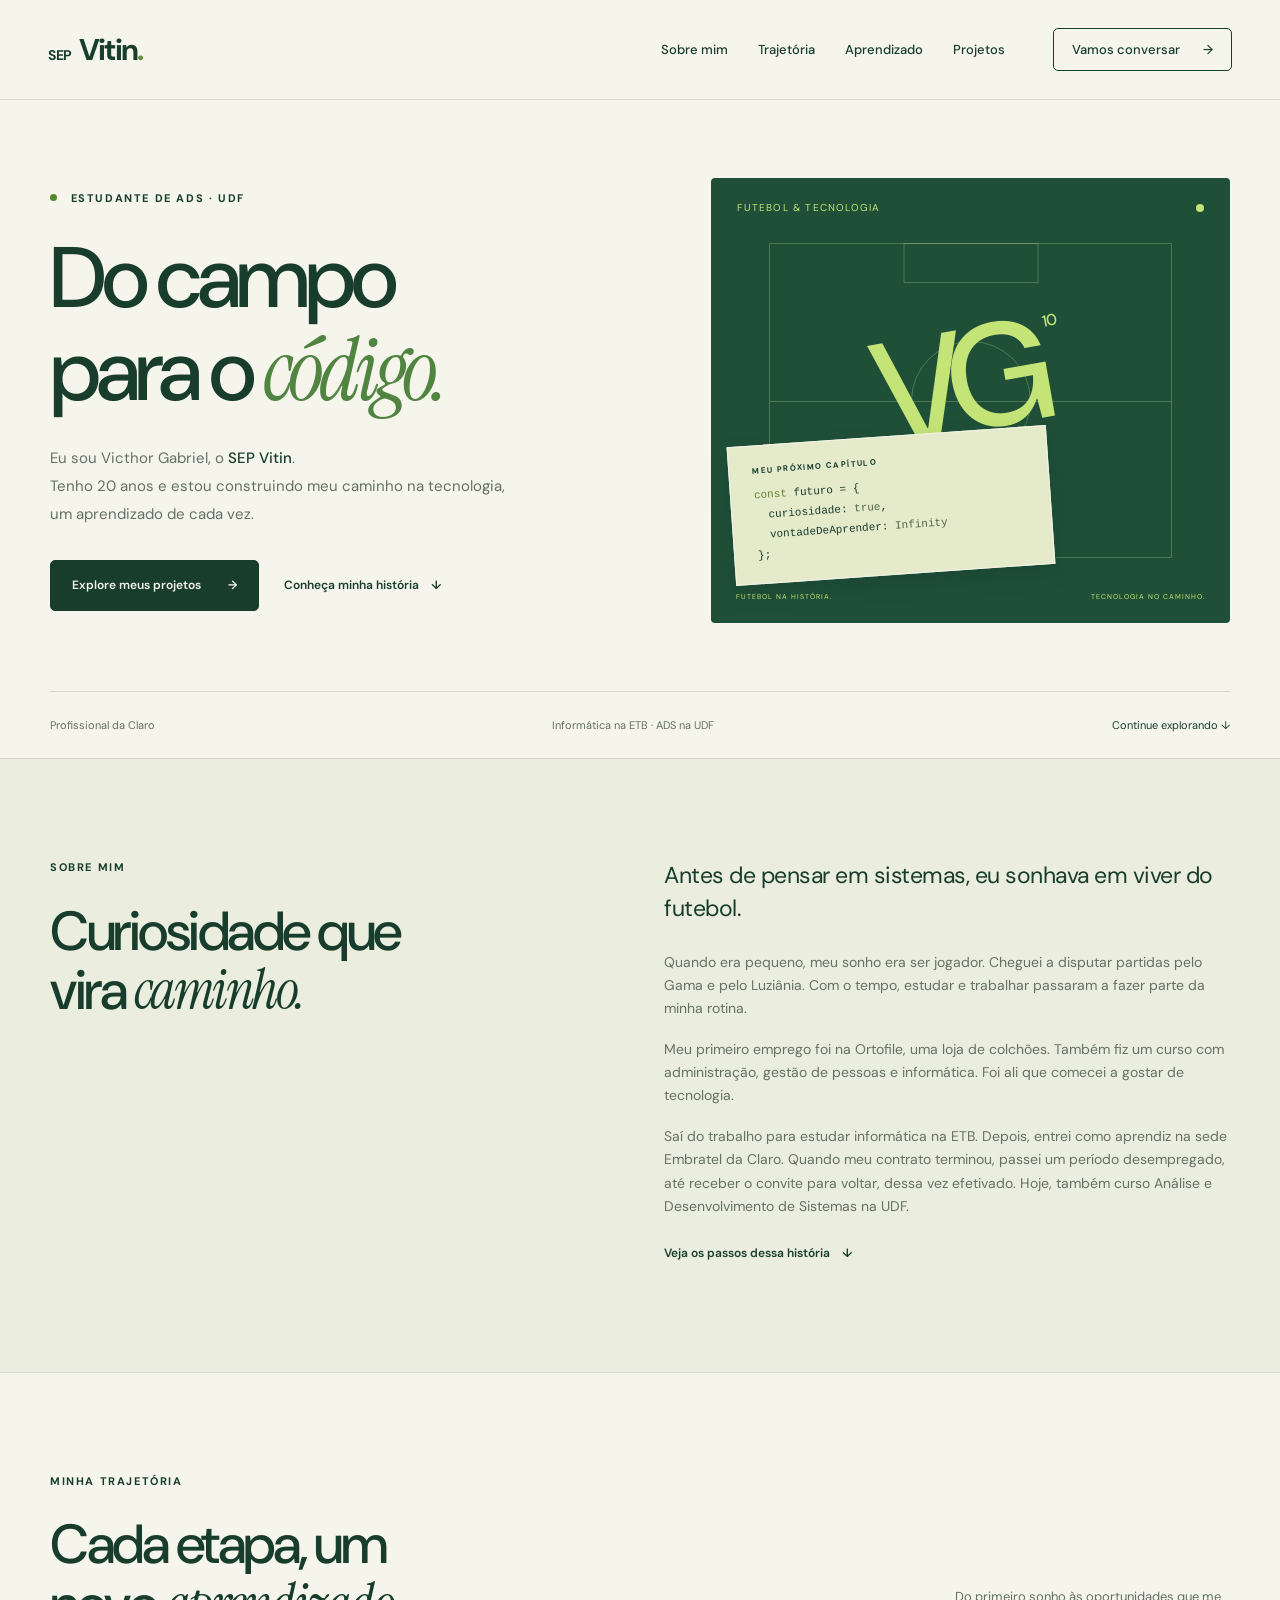
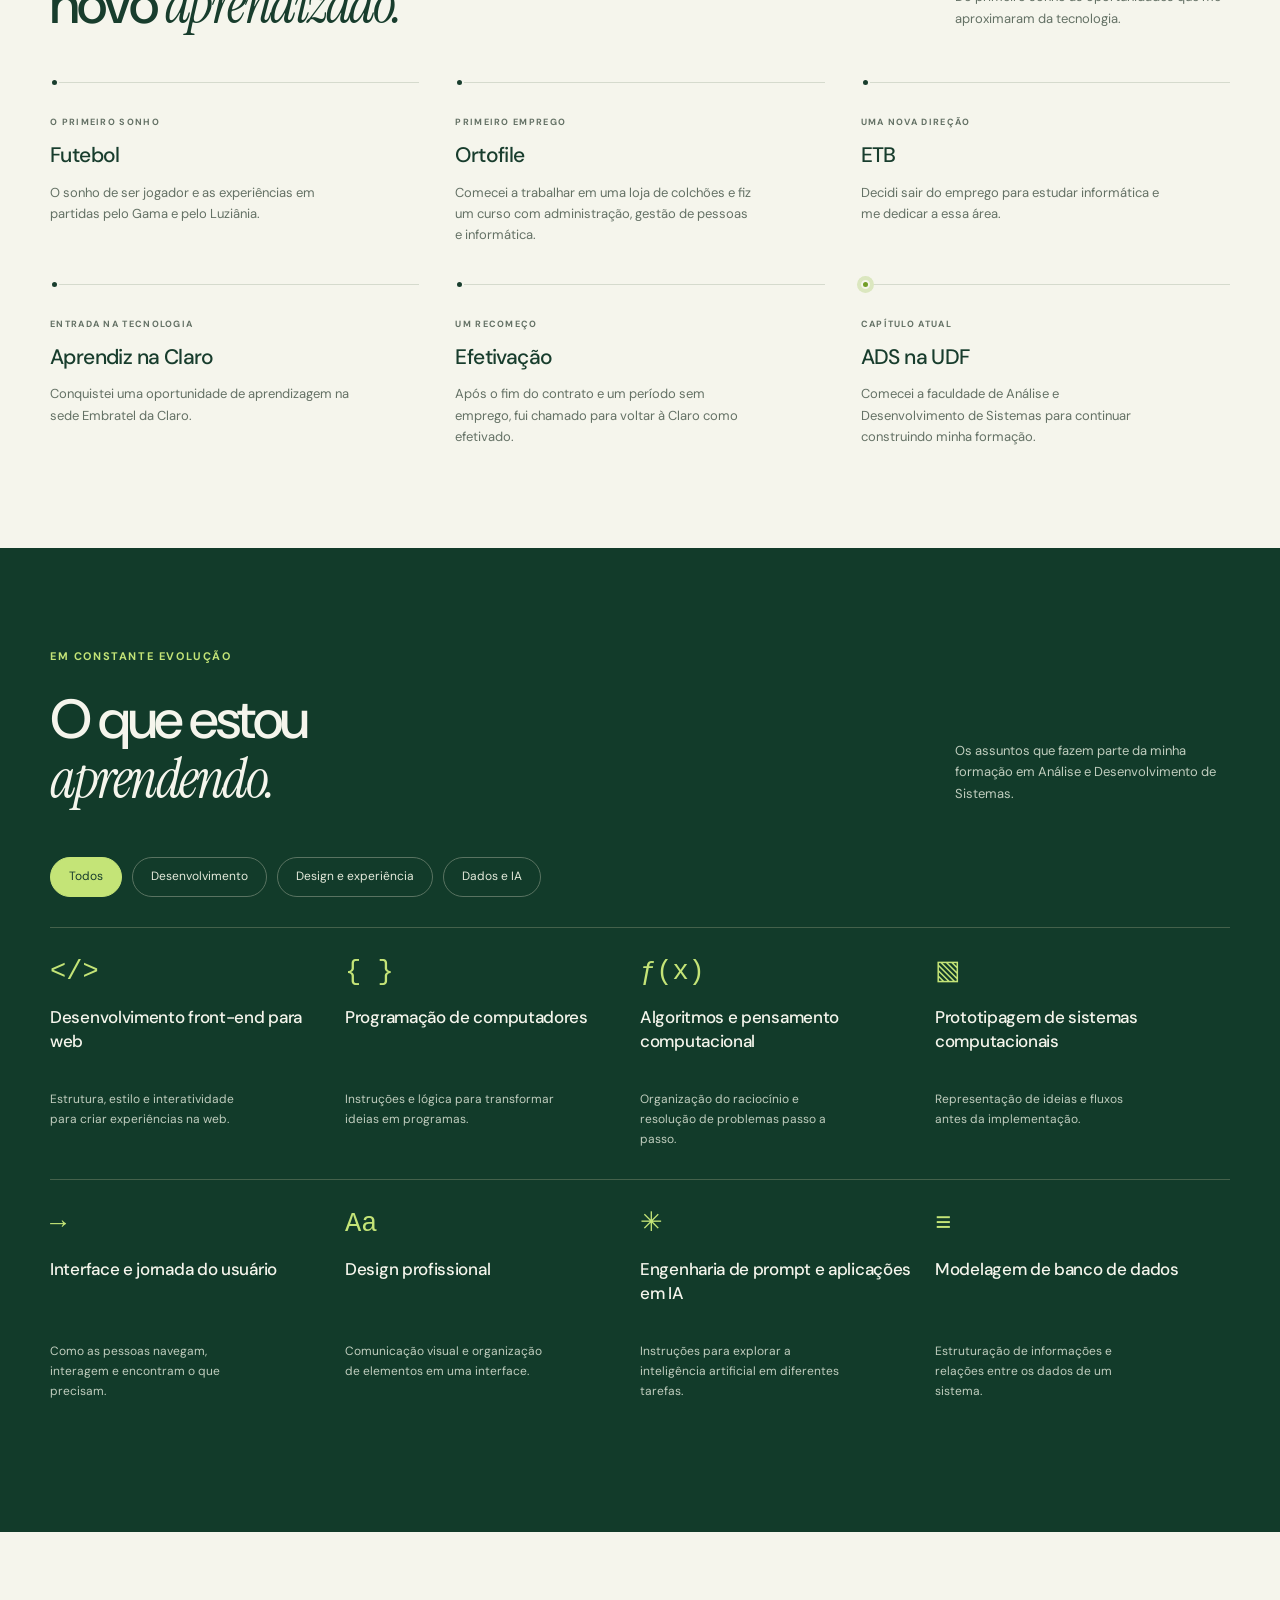
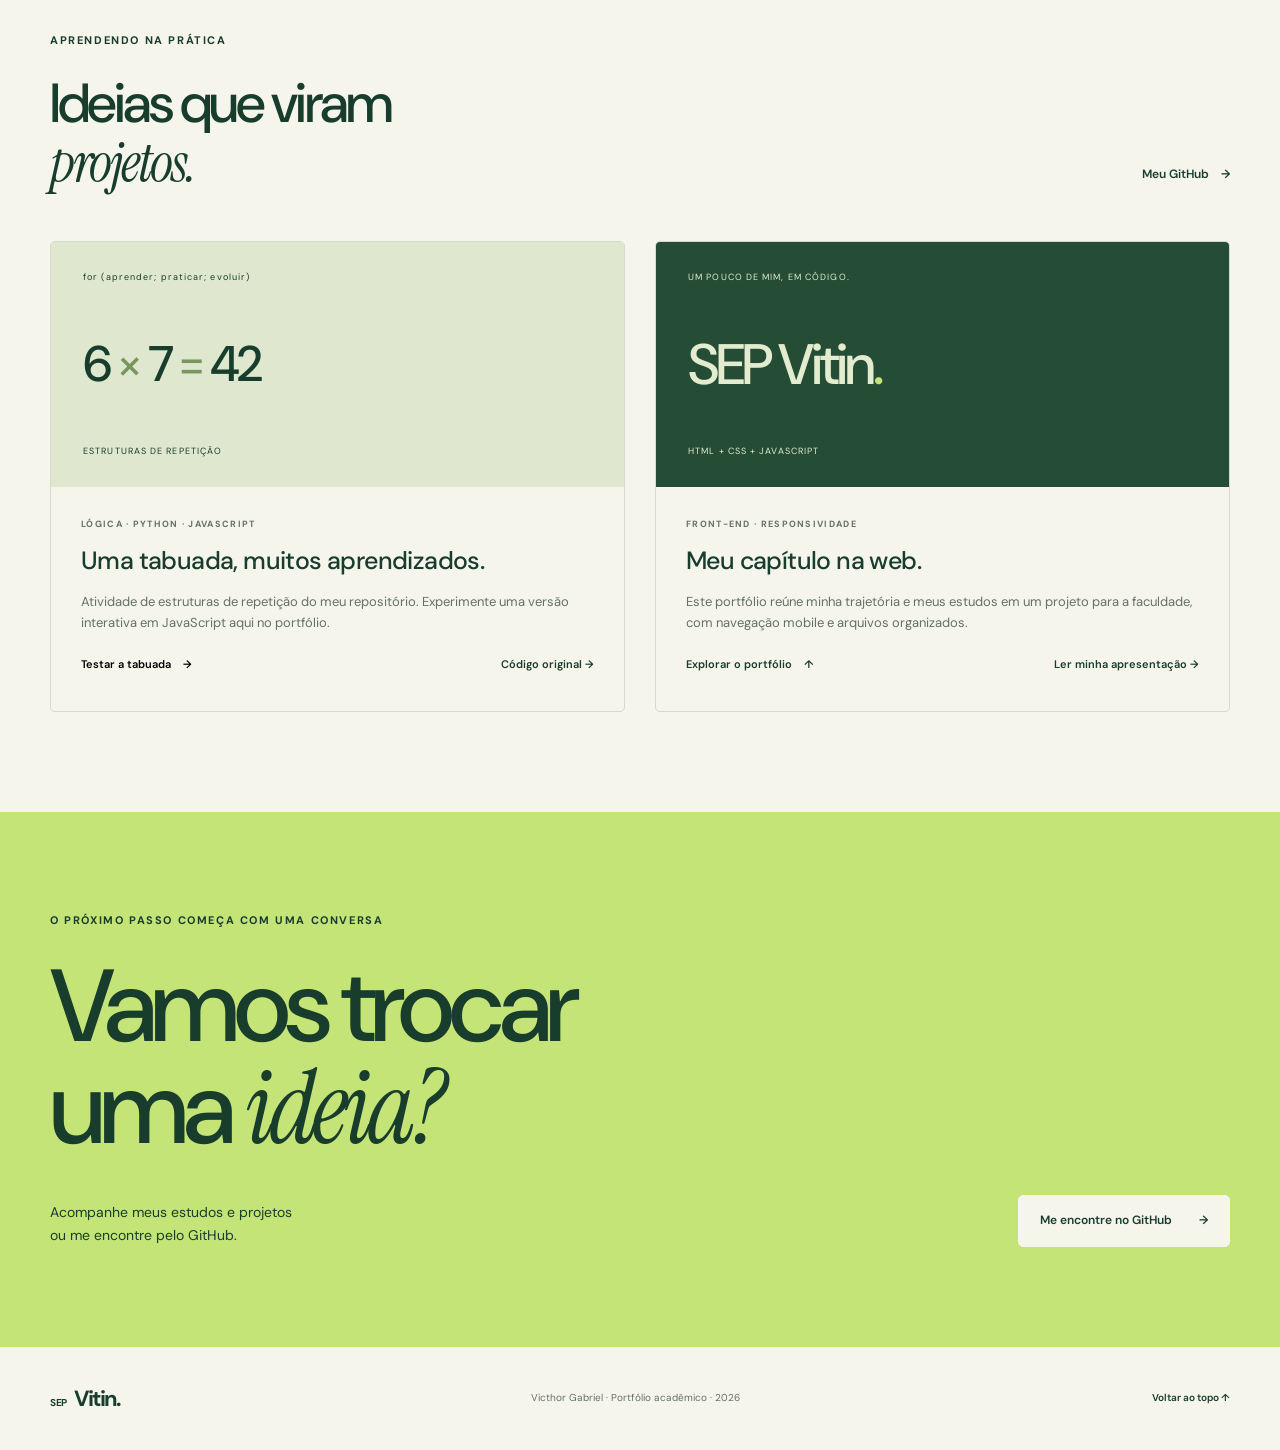
<file: index.html>
<!DOCTYPE html>
<html lang="pt-BR">
<head>
  <meta charset="UTF-8">
  <meta name="viewport" content="width=device-width, initial-scale=1.0">
  <meta name="description" content="Conheça Victhor Gabriel, o SEP Vitin. Estudante de Análise e Desenvolvimento de Sistemas na UDF e profissional da Claro.">
  <meta name="theme-color" content="#123b2a">
  <title>SEP Vitin — Victhor Gabriel</title>
  <link rel="icon" href="imagens/favicon.png" type="image/png">
  <link rel="stylesheet" href="css/style.css">
  <script src="js/main.js" defer></script>
</head>
<body>
  <a class="skip-link" href="#principal">Pular para o conteúdo</a>
  <header class="header">
    <a class="brand" href="#inicio" aria-label="SEP Vitin, início">SEP<span>Vitin<span class="brand-dot">.</span></span></a>
    <button class="menu-toggle" aria-expanded="false" aria-controls="navigation">Menu <span aria-hidden="true">☰</span></button>
    <nav id="navigation" aria-label="Navegação principal">
      <a href="#sobre">Sobre mim</a><a href="#trajetoria">Trajetória</a><a href="#aprendizado">Aprendizado</a><a href="#projetos">Projetos</a>
      <a class="nav-contact" href="#contato">Vamos conversar <span aria-hidden="true">→</span></a>
    </nav>
  </header>
  <main id="principal">
    <section class="hero container" id="inicio" aria-labelledby="hero-title">
      <div class="hero-copy">
        <p class="eyebrow"><span class="status-dot"></span> ESTUDANTE DE ADS · UDF</p>
        <h1 id="hero-title">Do campo<br>para o <span class="serif">código.</span></h1>
        <p class="intro">Eu sou Victhor Gabriel, o <strong>SEP Vitin</strong>.<br>Tenho 20 anos e estou construindo meu caminho na tecnologia, um aprendizado de cada vez.</p>
        <div class="hero-actions"><a class="button" href="#projetos">Explore meus projetos <span aria-hidden="true">→</span></a><a class="text-link" href="#sobre">Conheça minha história <span aria-hidden="true">↓</span></a></div>
      </div>
      <div class="hero-art" aria-label="Ilustração de um campo de futebol com as iniciais VG e um trecho de código sobre aprendizado" role="img">
        <div class="art-top"><span>FUTEBOL &amp; TECNOLOGIA</span><span class="art-dot"></span></div>
        <div class="pitch"><div class="center-line"></div><div class="center-circle"></div><div class="goal goal-top"></div><div class="goal goal-bottom"></div><span class="monogram">VG<span>10</span></span></div>
        <div class="code-card"><span class="code-caption">MEU PRÓXIMO CAPÍTULO</span><code><span>const</span> futuro = {<br>&nbsp; curiosidade: <em>true</em>,<br>&nbsp; vontadeDeAprender: <em>Infinity</em><br>};</code></div>
        <div class="art-bottom"><span>FUTEBOL NA HISTÓRIA.</span><span>TECNOLOGIA NO CAMINHO.</span></div>
      </div>
      <div class="hero-foot"><span>Profissional da Claro</span><span>Informática na ETB · ADS na UDF</span><a href="#sobre">Continue explorando <span aria-hidden="true">↓</span></a></div>
    </section>
    <section class="about section" id="sobre">
      <div class="container split"><div><p class="eyebrow">SOBRE MIM</p><h2>Curiosidade que<br>vira <span class="serif">caminho.</span></h2></div><div class="about-copy"><p class="large-copy">Antes de pensar em sistemas, eu sonhava em viver do futebol.</p><p>Quando era pequeno, meu sonho era ser jogador. Cheguei a disputar partidas pelo Gama e pelo Luziânia. Com o tempo, estudar e trabalhar passaram a fazer parte da minha rotina.</p><p>Meu primeiro emprego foi na Ortofile, uma loja de colchões. Também fiz um curso com administração, gestão de pessoas e informática. Foi ali que comecei a gostar de tecnologia.</p><p>Saí do trabalho para estudar informática na ETB. Depois, entrei como aprendiz na sede Embratel da Claro. Quando meu contrato terminou, passei um período desempregado, até receber o convite para voltar, dessa vez efetivado. Hoje, também curso Análise e Desenvolvimento de Sistemas na UDF.</p><a class="text-link" href="#trajetoria">Veja os passos dessa história <span aria-hidden="true">↓</span></a></div></div>
    </section>
    <section class="section container" id="trajetoria">
      <div class="section-heading"><div><p class="eyebrow">MINHA TRAJETÓRIA</p><h2>Cada etapa, um<br>novo <span class="serif">aprendizado.</span></h2></div><p>Do primeiro sonho às oportunidades que me aproximaram da tecnologia.</p></div>
      <ol class="timeline">
        <li><span class="timeline-marker" aria-hidden="true"></span><div><p class="stage">O PRIMEIRO SONHO</p><h3>Futebol</h3><p>O sonho de ser jogador e as experiências em partidas pelo Gama e pelo Luziânia.</p></div></li>
        <li><span class="timeline-marker" aria-hidden="true"></span><div><p class="stage">PRIMEIRO EMPREGO</p><h3>Ortofile</h3><p>Comecei a trabalhar em uma loja de colchões e fiz um curso com administração, gestão de pessoas e informática.</p></div></li>
        <li><span class="timeline-marker" aria-hidden="true"></span><div><p class="stage">UMA NOVA DIREÇÃO</p><h3>ETB</h3><p>Decidi sair do emprego para estudar informática e me dedicar a essa área.</p></div></li>
        <li><span class="timeline-marker" aria-hidden="true"></span><div><p class="stage">ENTRADA NA TECNOLOGIA</p><h3>Aprendiz na Claro</h3><p>Conquistei uma oportunidade de aprendizagem na sede Embratel da Claro.</p></div></li>
        <li><span class="timeline-marker" aria-hidden="true"></span><div><p class="stage">UM RECOMEÇO</p><h3>Efetivação</h3><p>Após o fim do contrato e um período sem emprego, fui chamado para voltar à Claro como efetivado.</p></div></li>
        <li><span class="timeline-marker" aria-hidden="true"></span><div><p class="stage">CAPÍTULO ATUAL</p><h3>ADS na UDF</h3><p>Comecei a faculdade de Análise e Desenvolvimento de Sistemas para continuar construindo minha formação.</p></div></li>
      </ol>
    </section>
    <section class="learning section" id="aprendizado"><div class="container">
      <div class="section-heading"><div><p class="eyebrow">EM CONSTANTE EVOLUÇÃO</p><h2>O que estou<br><span class="serif">aprendendo.</span></h2></div><p>Os assuntos que fazem parte da minha formação em Análise e Desenvolvimento de Sistemas.</p></div>
      <div class="filters" role="group" aria-label="Filtrar assuntos"><button type="button" class="filter active" data-filter="todos" aria-pressed="true">Todos</button><button type="button" class="filter" data-filter="desenvolvimento" aria-pressed="false">Desenvolvimento</button><button type="button" class="filter" data-filter="design" aria-pressed="false">Design e experiência</button><button type="button" class="filter" data-filter="dados-ia" aria-pressed="false">Dados e IA</button></div>
      <p id="filter-status" class="sr-only" role="status"></p>
      <div class="skills-grid">
        <article class="skill" data-category="desenvolvimento"><span class="skill-icon" aria-hidden="true">&lt;/&gt;</span><h3>Desenvolvimento front-end para web</h3><p>Estrutura, estilo e interatividade para criar experiências na web.</p></article>
        <article class="skill" data-category="desenvolvimento"><span class="skill-icon" aria-hidden="true">{ }</span><h3>Programação de computadores</h3><p>Instruções e lógica para transformar ideias em programas.</p></article>
        <article class="skill" data-category="desenvolvimento"><span class="skill-icon" aria-hidden="true">ƒ(x)</span><h3>Algoritmos e pensamento computacional</h3><p>Organização do raciocínio e resolução de problemas passo a passo.</p></article>
        <article class="skill" data-category="design"><span class="skill-icon" aria-hidden="true">▧</span><h3>Prototipagem de sistemas computacionais</h3><p>Representação de ideias e fluxos antes da implementação.</p></article>
        <article class="skill" data-category="design"><span class="skill-icon" aria-hidden="true">→</span><h3>Interface e jornada do usuário</h3><p>Como as pessoas navegam, interagem e encontram o que precisam.</p></article>
        <article class="skill" data-category="design"><span class="skill-icon" aria-hidden="true">Aa</span><h3>Design profissional</h3><p>Comunicação visual e organização de elementos em uma interface.</p></article>
        <article class="skill" data-category="dados-ia"><span class="skill-icon" aria-hidden="true">✳</span><h3>Engenharia de prompt e aplicações em IA</h3><p>Instruções para explorar a inteligência artificial em diferentes tarefas.</p></article>
        <article class="skill" data-category="dados-ia"><span class="skill-icon" aria-hidden="true">≡</span><h3>Modelagem de banco de dados</h3><p>Estruturação de informações e relações entre os dados de um sistema.</p></article>
      </div>
    </div></section>
    <section class="section container" id="projetos">
      <div class="section-heading"><div><p class="eyebrow">APRENDENDO NA PRÁTICA</p><h2>Ideias que viram<br><span class="serif">projetos.</span></h2></div><a class="text-link" href="https://github.com/vitin10bril-crypto" target="_blank" rel="noopener noreferrer">Meu GitHub <span aria-hidden="true">→</span></a></div>
      <div class="projects-grid">
        <article class="project"><div class="project-visual math-visual" aria-hidden="true"><span>for (aprender; praticar; evoluir)</span><strong>6 <i>×</i> 7 <i>=</i> 42</strong><span>ESTRUTURAS DE REPETIÇÃO</span></div><div class="project-content"><p class="stage">LÓGICA · PYTHON · JAVASCRIPT</p><h3>Uma tabuada, muitos aprendizados.</h3><p>Atividade de estruturas de repetição do meu repositório. Experimente uma versão interativa em JavaScript aqui no portfólio.</p><div class="project-links"><button class="text-link" id="open-tabuada" type="button">Testar a tabuada <span aria-hidden="true">→</span></button><a class="text-link" href="https://github.com/vitin10bril-crypto/Atividade-Prompt-Mestre-em-Programa-o-de-Computadores" target="_blank" rel="noopener noreferrer">Código original →</a></div></div></article>
        <article class="project"><div class="project-visual portfolio-visual" aria-hidden="true"><span>UM POUCO DE MIM, EM CÓDIGO.</span><strong>SEP Vitin<span>.</span></strong><span>HTML + CSS + JAVASCRIPT</span></div><div class="project-content"><p class="stage">FRONT-END · RESPONSIVIDADE</p><h3>Meu capítulo na web.</h3><p>Este portfólio reúne minha trajetória e meus estudos em um projeto para a faculdade, com navegação mobile e arquivos organizados.</p><div class="project-links"><a class="text-link" href="#inicio">Explorar o portfólio <span aria-hidden="true">↑</span></a><a class="text-link" href="conteudo/sobre.html">Ler minha apresentação →</a></div></div></article>
      </div>
    </section>
    <section class="contact section" id="contato"><div class="container"><p class="eyebrow">O PRÓXIMO PASSO COMEÇA COM UMA CONVERSA</p><h2>Vamos trocar<br>uma <span class="serif">ideia?</span></h2><div class="contact-bottom"><p>Acompanhe meus estudos e projetos<br>ou me encontre pelo GitHub.</p><a class="button button-light" href="https://github.com/vitin10bril-crypto" target="_blank" rel="noopener noreferrer">Me encontre no GitHub <span aria-hidden="true">→</span></a></div></div></section>
  </main>
  <footer class="footer container"><a class="brand" href="#inicio">SEP<span>Vitin.</span></a><p>Victhor Gabriel · Portfólio acadêmico · <span id="year">2026</span></p><a class="text-link" href="#inicio">Voltar ao topo ↑</a></footer>
  <dialog id="tabuada-dialog" aria-labelledby="tabuada-title"><div class="dialog-heading"><p class="eyebrow">LABORATÓRIO DE LÓGICA</p><button type="button" class="close-dialog" aria-label="Fechar tabuada">×</button></div><h2 id="tabuada-title">Teste a <span class="serif">tabuada.</span></h2><p>Escolha um número inteiro entre −1.000 e 1.000 e veja a multiplicação de 1 a 10.</p><form id="tabuada-form"><label for="numero">Qual número você quer multiplicar?</label><div class="input-row"><input id="numero" name="numero" type="number" value="6" min="-1000" max="1000" step="1" required><button class="button" type="submit">Gerar tabuada</button></div></form><div id="tabuada-result" aria-live="polite" aria-atomic="true"></div><p class="dialog-note">Esta demonstração usa um laço de repetição <code>for</code> em JavaScript, inspirado na atividade original em Python.</p></dialog>
</body>
</html>
</file>
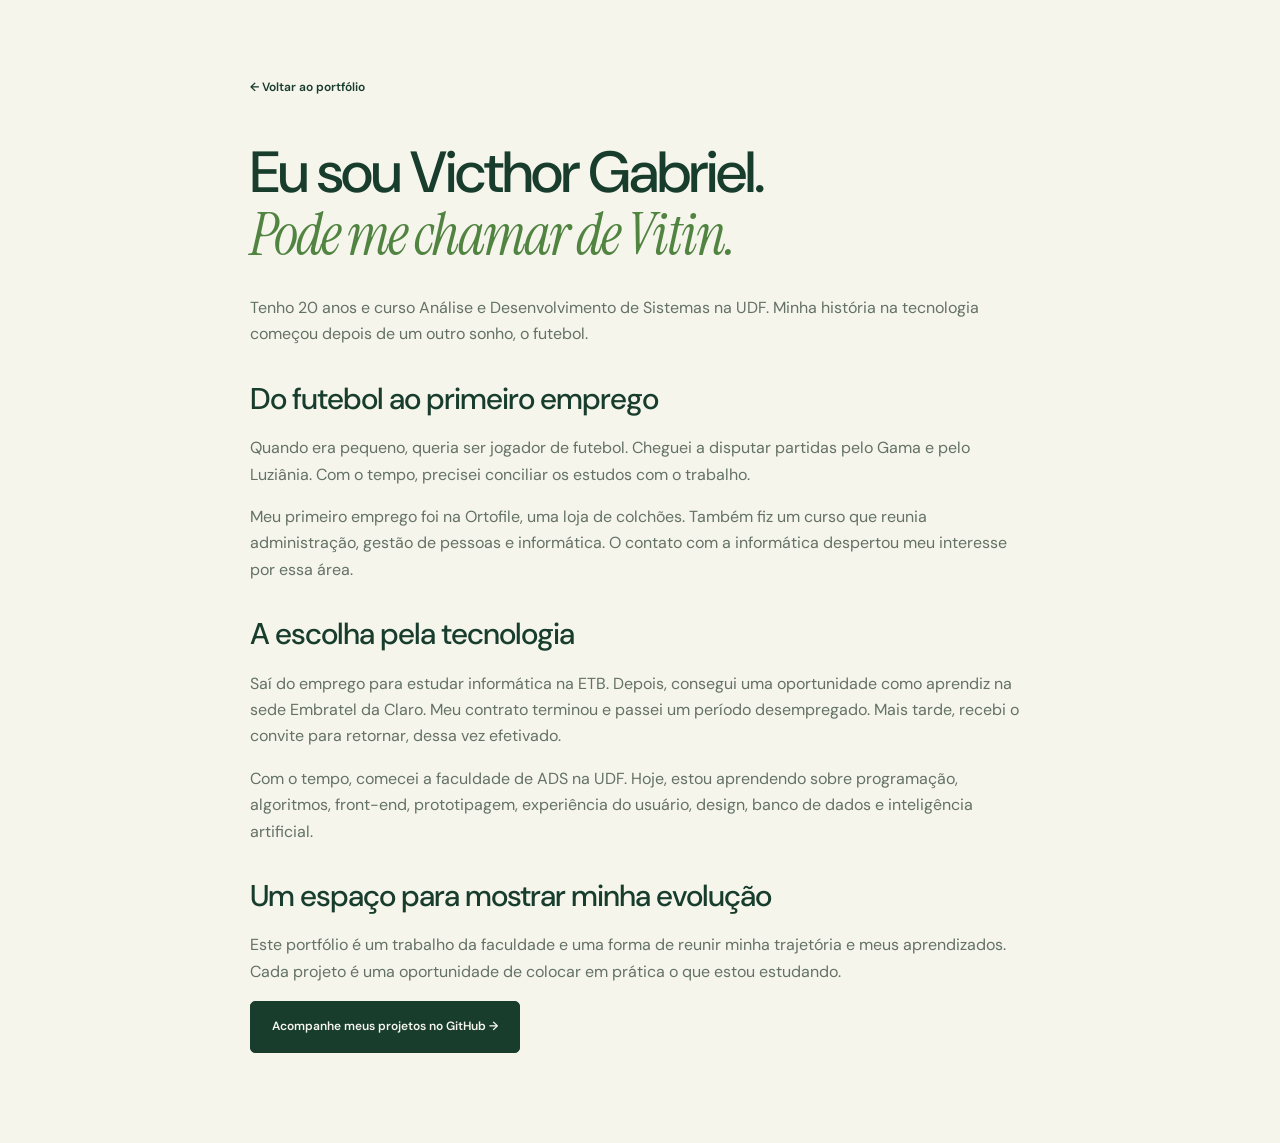
<file: conteudo/sobre.html>
<!DOCTYPE html>
<html lang="pt-BR">
<head>
  <meta charset="UTF-8">
  <meta name="viewport" content="width=device-width, initial-scale=1.0">
  <meta name="description" content="A trajetória de Victhor Gabriel, do futebol aos estudos de tecnologia na ETB e na UDF.">
  <title>Minha história — SEP Vitin</title>
  <link rel="icon" href="../imagens/favicon.png" type="image/png">
  <link rel="stylesheet" href="../css/style.css">
</head>
<body>
  <main class="container reading-page">
    <a class="text-link" href="../index.html#projetos">← Voltar ao portfólio</a>
    <h1>Eu sou Victhor Gabriel.<br><span class="serif">Pode me chamar de Vitin.</span></h1>
    <p>Tenho 20 anos e curso Análise e Desenvolvimento de Sistemas na UDF. Minha história na tecnologia começou depois de um outro sonho, o futebol.</p>
    <h2>Do futebol ao primeiro emprego</h2>
    <p>Quando era pequeno, queria ser jogador de futebol. Cheguei a disputar partidas pelo Gama e pelo Luziânia. Com o tempo, precisei conciliar os estudos com o trabalho.</p>
    <p>Meu primeiro emprego foi na Ortofile, uma loja de colchões. Também fiz um curso que reunia administração, gestão de pessoas e informática. O contato com a informática despertou meu interesse por essa área.</p>
    <h2>A escolha pela tecnologia</h2>
    <p>Saí do emprego para estudar informática na ETB. Depois, consegui uma oportunidade como aprendiz na sede Embratel da Claro. Meu contrato terminou e passei um período desempregado. Mais tarde, recebi o convite para retornar, dessa vez efetivado.</p>
    <p>Com o tempo, comecei a faculdade de ADS na UDF. Hoje, estou aprendendo sobre programação, algoritmos, front-end, prototipagem, experiência do usuário, design, banco de dados e inteligência artificial.</p>
    <h2>Um espaço para mostrar minha evolução</h2>
    <p>Este portfólio é um trabalho da faculdade e uma forma de reunir minha trajetória e meus aprendizados. Cada projeto é uma oportunidade de colocar em prática o que estou estudando.</p>
    <a class="button" href="https://github.com/vitin10bril-crypto" target="_blank" rel="noopener noreferrer">Acompanhe meus projetos no GitHub →</a>
  </main>
</body>
</html>
</file>
<file: css/style.css>
@import url('https://fonts.googleapis.com/css2?family=DM+Sans:wght@400;500;600;700&family=Instrument+Serif:ital@0;1&display=swap');
:root {
  --paper:#f5f5ec;
  --ink:#183d2d;
  --muted:#647165;
  --green:#c4e477;
  --line:#d5dacd;
  --dark:#123b2a;
  --white:#fff;
  --radius:5px;
}

* {
  box-sizing:border-box;
}

html {
  scroll-behavior:smooth;
  scroll-padding-top:95px;
}

body {
  margin:0;
  background:var(--paper);
  color:var(--ink);
  font-family:'DM Sans',Arial,sans-serif;
  font-size:16px;
  line-height:1.65;
}

button,input {
  font:inherit;
}

a {
  color:inherit;
  text-decoration:none;
}

button,a,input {
  -webkit-tap-highlight-color:transparent;
}

a,button {
  touch-action:manipulation;
}

button {
  cursor:pointer;
}

button:disabled {
  cursor:default;
}

button:focus-visible,a:focus-visible,input:focus-visible {
  outline:3px solid #528500;
  outline-offset:5px;
}

::selection {
  background:var(--green);
  color:var(--ink);
}

[hidden] {
  display:none!important;
}

.container {
  width:min(1180px,calc(100% - 96px));
  margin-inline:auto;
}

.header {
  min-height:100px;
  display:flex;
  align-items:center;
  justify-content:space-between;
  gap:35px;
  padding:18px 48px;
  border-bottom:1px solid var(--line);
  background:var(--paper);
  position:relative;
  z-index:10;
}

.brand {
  display:inline-flex;
  align-items:baseline;
  gap:7px;
  font-weight:700;
  font-size:14px;
  letter-spacing:-.4px;
  line-height:1;
}

.brand>span {
  font-size:30px;
  letter-spacing:-1.7px;
}

.brand-dot {
  color:#678e39;
}

nav {
  display:flex;
  align-items:center;
  gap:30px;
  font-size:13px;
  font-weight:500;
}

nav a {
  padding-block:12px;
}

nav a:hover,nav a[aria-current] {
  text-decoration:underline;
  text-underline-offset:6px;
}

.nav-contact {
  margin-left:18px;
  border:1px solid var(--ink);
  padding:10px 18px;
  border-radius:var(--radius);
}

.nav-contact span {
  margin-left:20px;
}

.menu-toggle {
  display:none;
}

.hero {
  padding-top:78px;
  display:grid;
  grid-template-columns:1.15fr 1fr;
  column-gap:65px;
  align-items:center;
}

.eyebrow {
  font-size:11px;
  font-weight:700;
  letter-spacing:1.6px;
  line-height:1.6;
  margin:0 0 25px;
}

.status-dot {
  display:inline-block;
  width:7px;
  height:7px;
  border-radius:50%;
  background:#54882b;
  margin-right:9px;
  vertical-align:1px;
}

h1,h2,h3,p {
  margin-top:0;
}

h1,h2,h3 {
  line-height:1.08;
}

h1 {
  font-size:clamp(62px,6.7vw,94px);
  letter-spacing:-5px;
  font-weight:500;
  margin-bottom:28px;
}

.serif {
  font-family:'Instrument Serif',Georgia,serif;
  font-weight:400;
  font-style:italic;
}

h1 .serif {
  color:#518341;
}

.intro {
  max-width:460px;
  color:var(--muted);
  font-size:15px;
  line-height:1.85;
  margin-bottom:31px;
}

.intro strong {
  color:var(--ink);
  font-weight:500;
}

.hero-actions {
  display:flex;
  gap:25px;
  align-items:center;
  flex-wrap:wrap;
}

.button {
  background:var(--ink);
  border:1px solid var(--ink);
  border-radius:var(--radius);
  color:var(--paper);
  font-size:12px;
  font-weight:600;
  padding:15px 21px;
  display:inline-flex;
  gap:27px;
  align-items:center;
  justify-content:center;
  transition:background .18s,transform .18s;
}

.button:hover {
  background:#2f5637;
  transform:translateY(-2px);
}

.text-link {
  font-size:12px;
  font-weight:600;
  border:0;
  background:none;
  padding:8px 0;
  display:inline-flex;
  align-items:center;
  gap:12px;
  text-decoration:underline;
  text-underline-offset:5px;
  text-decoration-color:transparent;
}

.text-link:hover {
  text-decoration-color:currentColor;
}

.hero-art {
  position:relative;
  background:#1f5037;
  min-height:445px;
  isolation:isolate;
  border-radius:4px;
  overflow:hidden;
  color:var(--green);
}

.art-top {
  padding:22px 26px;
  display:flex;
  align-items:center;
  justify-content:space-between;
  font-size:10px;
  letter-spacing:1.2px;
}

.art-dot {
  width:8px;
  height:8px;
  border-radius:50%;
  background:var(--green);
}

.pitch {
  position:absolute;
  inset:65px 58px 65px;
  border:1px solid #abc88b55;
  border-radius:1px;
}

.center-line {
  position:absolute;
  inset:50% 0 auto;
  border-top:1px solid #abc88b55;
}

.center-circle {
  position:absolute;
  width:120px;
  height:120px;
  border:1px solid #abc88b55;
  border-radius:50%;
  left:50%;
  top:50%;
  transform:translate(-50%,-50%);
}

.goal {
  width:135px;
  height:40px;
  position:absolute;
  left:50%;
  transform:translateX(-50%);
  border:1px solid #abc88b55;
}

.goal-top {
  top:-1px;
}

.goal-bottom {
  bottom:-1px;
}

.monogram {
  position:absolute;
  inset:35px 0 auto;
  text-align:center;
  font-size:145px;
  line-height:1.4;
  font-weight:500;
  letter-spacing:-15px;
  transform:rotate(-10deg);
}

.monogram>span {
  font-size:16px;
  letter-spacing:0;
  display:inline-block;
  vertical-align:top;
  margin-top:45px;
  margin-left:12px;
}

.code-card {
  position:absolute;
  left:20px;
  bottom:48px;
  right:36px;
  max-width:320px;
  background:#e5eacb;
  color:var(--ink);
  padding:18px 23px;
  transform:rotate(-4deg);
  box-shadow:0 9px 20px #0e2a3033;
  border:1px solid #f1f4e8;
}

.code-caption {
  display:block;
  font-size:8px;
  letter-spacing:1.4px;
  font-weight:700;
  margin-bottom:9px;
}

.code-card code {
  font-family:monospace;
  font-size:11px;
  line-height:1.8;
  display:block;
}

.code-card code>span {
  color:#658139;
}

.code-card em {
  font-style:normal;
  color:#4f674b;
}

.art-bottom {
  position:absolute;
  bottom:20px;
  left:25px;
  right:25px;
  display:flex;
  justify-content:space-between;
  font-size:7px;
  letter-spacing:1px;
  gap:15px;
}

.hero-foot {
  grid-column:1/-1;
  display:flex;
  gap:30px;
  justify-content:space-between;
  border-top:1px solid var(--line);
  margin-top:68px;
  padding:24px 0;
  font-size:11px;
  color:var(--muted);
}

.hero-foot a {
  color:var(--ink);
}

.section {
  padding-top:100px;
  padding-bottom:100px;
}

h2 {
  font-size:clamp(40px,4.3vw,61px);
  letter-spacing:-2.5px;
  font-weight:500;
  margin-bottom:0;
}

h3 {
  font-size:21px;
  font-weight:500;
  letter-spacing:-.6px;
  margin-bottom:15px;
}

.split {
  display:grid;
  grid-template-columns:1fr 1.1fr;
  gap:100px;
}

.about {
  border-bottom:1px solid var(--line);
  border-top:1px solid var(--line);
  background:#ebeede;
}

.about-copy p {
  font-size:14px;
  color:var(--muted);
  margin-bottom:18px;
}

.about-copy .large-copy {
  font-size:23px;
  line-height:1.45;
  letter-spacing:-.5px;
  color:var(--ink);
  margin-bottom:25px;
}

.section-heading {
  display:flex;
  align-items:end;
  justify-content:space-between;
  gap:40px;
  margin-bottom:48px;
}

.section-heading>p {
  max-width:275px;
  color:var(--muted);
  font-size:13px;
  margin:0 0 5px;
}

.timeline {
  padding:0;
  margin:0;
  list-style:none;
  display:grid;
  grid-template-columns:repeat(3,1fr);
  column-gap:36px;
  row-gap:38px;
}

.timeline li {
  position:relative;
  padding-top:32px;
  border-top:1px solid var(--line);
}

.timeline-marker {
  position:absolute;
  top:-5px;
  left:0;
  width:9px;
  height:9px;
  background:var(--ink);
  border:2px solid var(--paper);
  border-radius:50%;
}

.stage {
  font-size:9px;
  letter-spacing:1.3px;
  font-weight:700;
  margin:0 0 14px;
  color:var(--muted);
}

.timeline p:last-child {
  font-size:13px;
  color:var(--muted);
  margin-bottom:0;
  max-width:300px;
}

.timeline li:last-child .timeline-marker {
  background:#719d27;
  box-shadow:0 0 0 4px #dbe7bf;
}

.learning {
  background:var(--dark);
  color:var(--paper);
}

.learning .eyebrow {
  color:var(--green);
}

.learning .section-heading>p {
  color:#c0cdbe;
}

.filters {
  display:flex;
  gap:10px;
  flex-wrap:wrap;
  margin-bottom:30px;
}

.filter {
  border:1px solid #597361;
  border-radius:30px;
  background:transparent;
  color:#e4eadb;
  font-size:12px;
  padding:9px 18px;
}

.filter:hover {
  border-color:var(--green);
}

.filter.active {
  background:var(--green);
  color:var(--ink);
  border-color:var(--green);
}

.skills-grid {
  display:grid;
  grid-template-columns:repeat(4,1fr);
  gap:0;
}

.skill {
  padding:28px 20px 30px 0;
  border-top:1px solid #44614b;
  min-width:0;
}

.skill-icon {
  display:block;
  font-family:monospace;
  color:var(--green);
  font-size:27px;
  line-height:1.2;
  height:50px;
}

.skill h3 {
  font-size:17px;
  line-height:1.4;
  min-height:72px;
  letter-spacing:-.3px;
  margin-bottom:12px;
}

.skill p {
  font-size:12px;
  color:#c0cdbe;
  margin:0;
  max-width:210px;
}

.projects-grid {
  display:grid;
  grid-template-columns:1fr 1fr;
  gap:30px;
}

.project {
  border:1px solid var(--line);
  border-radius:var(--radius);
  overflow:hidden;
}

.project-visual {
  min-height:245px;
  display:flex;
  flex-direction:column;
  justify-content:space-between;
  padding:28px 32px;
}

.project-visual>span {
  font-size:9px;
  letter-spacing:1.1px;
}

.math-visual {
  background:#dfe8ce;
}

.math-visual strong {
  font-size:50px;
  font-weight:500;
  letter-spacing:-3px;
}

.math-visual i {
  font-weight:400;
  font-style:normal;
  color:#79965e;
}

.portfolio-visual {
  background:#254d36;
  color:#e3eccf;
}

.portfolio-visual strong {
  font-size:57px;
  font-weight:500;
  letter-spacing:-3px;
}

.portfolio-visual strong span {
  color:var(--green);
}

.project-content {
  padding:30px;
}

.project-content h3 {
  font-size:25px;
  line-height:1.2;
}

.project-content>p:not(.stage) {
  font-size:13px;
  color:var(--muted);
}

.project-links {
  display:flex;
  gap:25px;
  justify-content:space-between;
  flex-wrap:wrap;
}

.project-links .text-link {
  font-size:11px;
}

.contact {
  background:var(--green);
}

.contact h2 {
  font-size:clamp(66px,8vw,115px);
  letter-spacing:-5px;
  line-height:1;
}

.contact-bottom {
  display:flex;
  align-items:end;
  justify-content:space-between;
  gap:30px;
  margin-top:35px;
}

.contact-bottom p {
  font-size:14px;
  margin:0;
}

.button-light {
  background:var(--paper);
  color:var(--ink);
  border-color:var(--paper);
}

.button-light:hover {
  background:#e9f1d8;
}

.footer {
  display:flex;
  align-items:center;
  justify-content:space-between;
  gap:25px;
  padding-top:35px;
  padding-bottom:35px;
}

.footer .brand {
  font-size:10px;
}

.footer .brand>span {
  font-size:22px;
}

.footer p {
  font-size:10px;
  color:var(--muted);
  margin:0;
}

.footer .text-link {
  font-size:10px;
}

dialog {
  background:var(--paper);
  color:var(--ink);
  border:1px solid var(--line);
  border-radius:12px;
  padding:30px;
  max-width:600px;
  width:calc(100% - 32px);
  max-height:90dvh;
  overflow:auto;
}

dialog::backdrop {
  background:#061d18bb;
  backdrop-filter:blur(5px);
}

body:has(dialog[open]) {
  overflow:hidden;
}

.dialog-heading {
  display:flex;
  justify-content:space-between;
  gap:20px;
}

.dialog-heading .eyebrow {
  margin-bottom:20px;
}

.close-dialog {
  font-size:29px;
  line-height:1;
  background:none;
  border:0;
  color:var(--ink);
  min-width:44px;
  height:44px;
  margin-top:-12px;
  margin-right:-12px;
}

dialog h2 {
  font-size:41px;
  margin-bottom:18px;
}

dialog p {
  font-size:13px;
  color:var(--muted);
}

form label {
  display:block;
  font-size:12px;
  font-weight:600;
  margin-bottom:8px;
}

.input-row {
  display:flex;
  gap:12px;
}

.input-row input {
  min-width:0;
  flex:1;
  width:100%;
  padding:10px;
  border:1px solid #8b9d80;
  border-radius:var(--radius);
  background:#fff;
  color:var(--ink);
}

.multiplication-list {
  list-style:none;
  padding:0;
  margin:25px 0;
  display:grid;
  grid-template-columns:1fr 1fr;
  gap:8px;
}

.multiplication-list li {
  background:#e4ead9;
  padding:8px 12px;
  font-family:monospace;
  font-size:14px;
}

.dialog-note {
  margin:0;
}

.skip-link {
  position:fixed;
  top:10px;
  left:10px;
  transform:translateY(-150%);
  z-index:100;
  background:var(--ink);
  color:white;
  padding:12px;
}

.skip-link:focus {
  transform:translateY(0);
}

.sr-only {
  position:absolute;
  width:1px;
  height:1px;
  padding:0;
  margin:-1px;
  overflow:hidden;
  clip:rect(0,0,0,0);
  white-space:nowrap;
  border:0;
}

.reading-page {
  max-width:780px;
  padding-top:70px;
  padding-bottom:90px;
}

.reading-page h1 {
  font-size:58px;
  letter-spacing:-2px;
  margin-top:35px;
}

.reading-page p {
  color:var(--muted);
}

.reading-page h2 {
  font-size:30px;
  letter-spacing:-1px;
  margin:35px 0 20px;
}

@media(min-width:1500px) {
  .header {
    padding-inline:max(48px,calc((100vw - 1180px)/2));
  }
}

@media(max-width:1100px) {
  .hero {
    column-gap:35px;
  }
  .hero-art {
    min-height:410px;
  }
  .hero-actions {
    gap:10px;
  }
  .header {
    padding-inline:32px;
  }
  nav {
    gap:18px;
  }
  .nav-contact {
    margin-left:0;
  }
  .container {
    width:calc(100% - 64px);
  }
  .split {
    gap:50px;
  }
  .skills-grid {
    grid-template-columns:repeat(2,1fr);
  }
  .skill {
    padding-right:30px;
  }
  .skill h3 {
    min-height:48px;
  }
  .skill p {
    max-width:320px;
  }
}

@media(max-width:900px) {
  .header {
    min-height:80px;
  }
  .menu-toggle {
    display:inline-flex;
    gap:15px;
    align-items:center;
    background:transparent;
    border:1px solid var(--line);
    border-radius:var(--radius);
    padding:10px 14px;
    font-size:12px;
    color:var(--ink);
  }
  nav {
    display:none;
    position:absolute;
    top:100%;
    left:0;
    right:0;
    background:var(--paper);
    padding:20px 32px 30px;
    border-bottom:1px solid var(--line);
    box-shadow:0 20px 25px #173c2c10;
  }
  nav.open {
    display:flex;
    align-items:stretch;
    flex-direction:column;
    gap:4px;
  }
  .nav-contact {
    align-self:start;
    margin-top:8px;
  }
  h1 {
    font-size:68px;
    letter-spacing:-3.5px;
  }
  .hero {
    padding-top:50px;
  }
  .hero-art {
    min-height:390px;
  }
  .pitch {
    left:30px;
    right:30px;
  }
  .monogram {
    font-size:125px;
    letter-spacing:-12px;
  }
  .code-card {
    left:15px;
    right:15px;
    padding:16px;
    bottom:50px;
  }
  .art-bottom {
    font-size:6px;
    left:17px;
    right:17px;
  }
  .hero-foot {
    margin-top:45px;
  }
  .hero-foot>span:nth-child(2) {
    display:none;
  }
  .split {
    grid-template-columns:1fr;
    gap:35px;
  }
  .about-copy {
    max-width:650px;
  }
  .section {
    padding-block:70px;
  }
  .timeline {
    grid-template-columns:repeat(2,1fr);
  }
  .project-content {
    padding:23px;
  }
  .project-visual {
    padding:24px;
    min-height:215px;
  }
  .math-visual strong {
    font-size:40px;
  }
  .portfolio-visual strong {
    font-size:42px;
  }
  .project-links {
    gap:8px;
  }
}

@media(max-width:640px) {
  html {
    scroll-padding-top:25px;
  }
  .container {
    width:calc(100% - 40px);
  }
  .header {
    padding:20px;
    min-height:78px;
  }
  .brand>span {
    font-size:27px;
  }
  nav {
    padding-inline:20px;
  }
  .hero {
    grid-template-columns:1fr;
    padding-top:43px;
    gap:35px;
  }
  .eyebrow {
    font-size:9px;
    letter-spacing:1.3px;
    margin-bottom:20px;
  }
  h1 {
    font-size:clamp(58px,14vw,83px);
    line-height:1.04;
    margin-bottom:24px;
  }
  .intro {
    font-size:14px;
  }
  .hero-actions {
    gap:12px 20px;
  }
  .hero-art {
    min-height:405px;
    width:100%;
    max-width:460px;
    justify-self:center;
  }
  .pitch {
    inset:60px 53px 65px;
  }
  .monogram {
    font-size:145px;
    letter-spacing:-14px;
    top:10px;
  }
  .code-card {
    max-width:300px;
    bottom:55px;
    left:25px;
  }
  .art-top {
    font-size:9px;
  }
  .art-bottom {
    font-size:7px;
  }
  .hero-foot {
    margin:0;
    padding-block:20px;
    gap:10px;
    font-size:9px;
  }
  .hero-foot a {
    white-space:nowrap;
  }
  .section {
    padding-block:58px;
  }
  h2 {
    font-size:43px;
    letter-spacing:-2px;
  }
  .section-heading {
    align-items:start;
    flex-direction:column;
    gap:22px;
    margin-bottom:32px;
  }
  .section-heading>p {
    max-width:100%;
    font-size:13px;
  }
  .about-copy .large-copy {
    font-size:21px;
  }
  .about-copy p {
    font-size:13px;
  }
  .timeline {
    grid-template-columns:1fr;
    gap:26px;
  }
  .timeline li {
    padding-top:24px;
  }
  .timeline p:last-child {
    max-width:none;
  }
  .timeline h3 {
    margin-bottom:10px;
  }
  .skills-grid {
    column-gap:20px;
  }
  .skill {
    padding:22px 0;
  }
  .skill h3 {
    font-size:15px;
    min-height:84px;
    line-height:1.4;
  }
  .skill p {
    font-size:11px;
  }
  .filters {
    gap:8px;
    margin-bottom:23px;
  }
  .filter {
    font-size:10px;
    padding:8px 12px;
  }
  .projects-grid {
    grid-template-columns:1fr;
    gap:24px;
  }
  .project-visual {
    min-height:215px;
  }
  .math-visual strong {
    font-size:48px;
  }
  .portfolio-visual strong {
    font-size:52px;
  }
  .project-content {
    padding:24px;
  }
  .project-content h3 {
    font-size:25px;
  }
  .contact h2 {
    font-size:77px;
    letter-spacing:-4px;
  }
  .contact-bottom {
    align-items:start;
    flex-direction:column;
    gap:24px;
  }
  .contact .eyebrow {
    max-width:220px;
  }
  .footer {
    flex-wrap:wrap;
    padding-block:27px;
    gap:22px;
  }
  .footer p {
    order:3;
    width:100%;
  }
  .input-row {
    flex-wrap:wrap;
  }
  .input-row input {
    flex-basis:100%;
  }
  .input-row .button {
    width:100%;
  }
  dialog {
    padding:22px;
  }
  .multiplication-list li {
    font-size:12px;
    padding:8px;
  }
  .reading-page h1 {
    font-size:43px;
    letter-spacing:-2px;
  }
}

@media(prefers-reduced-motion:reduce) {
  html {
    scroll-behavior:auto;
  }
  *,*::before,*::after {
    transition:none!important;
  }
}
</file>
